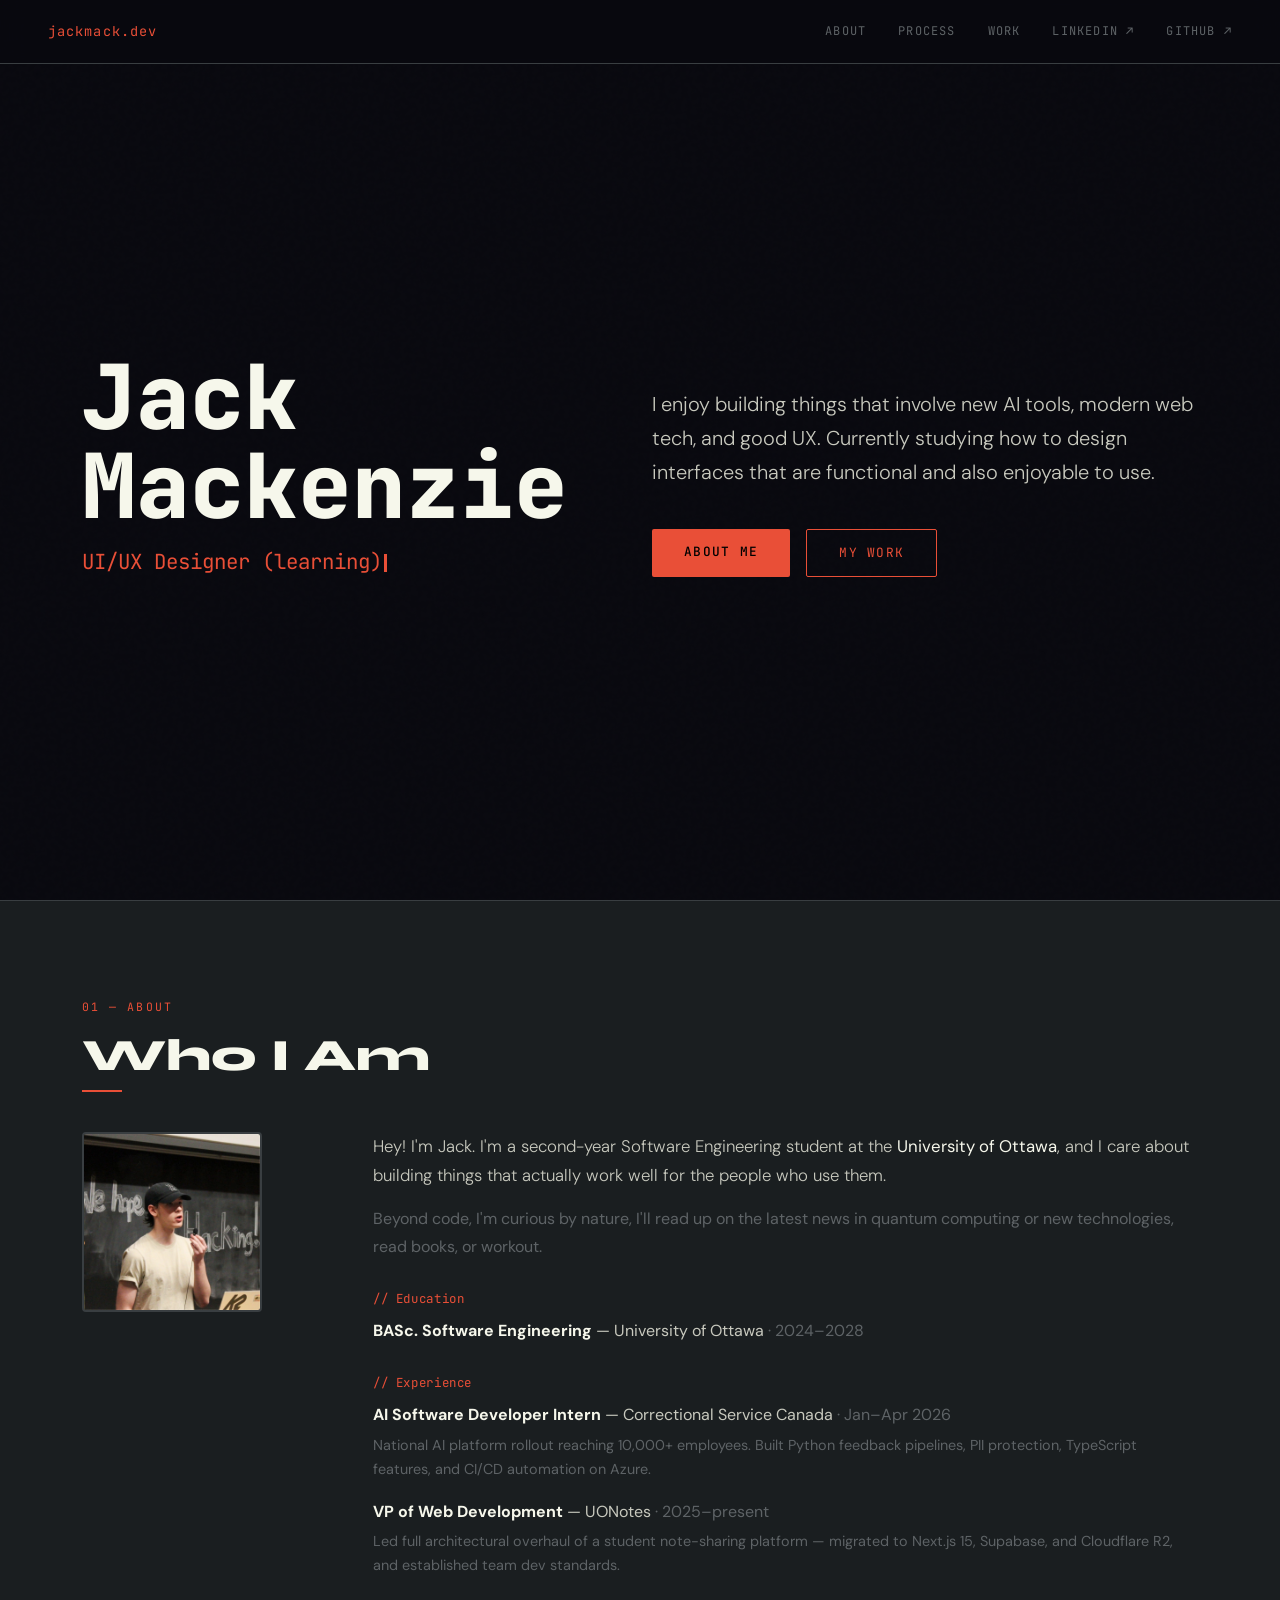
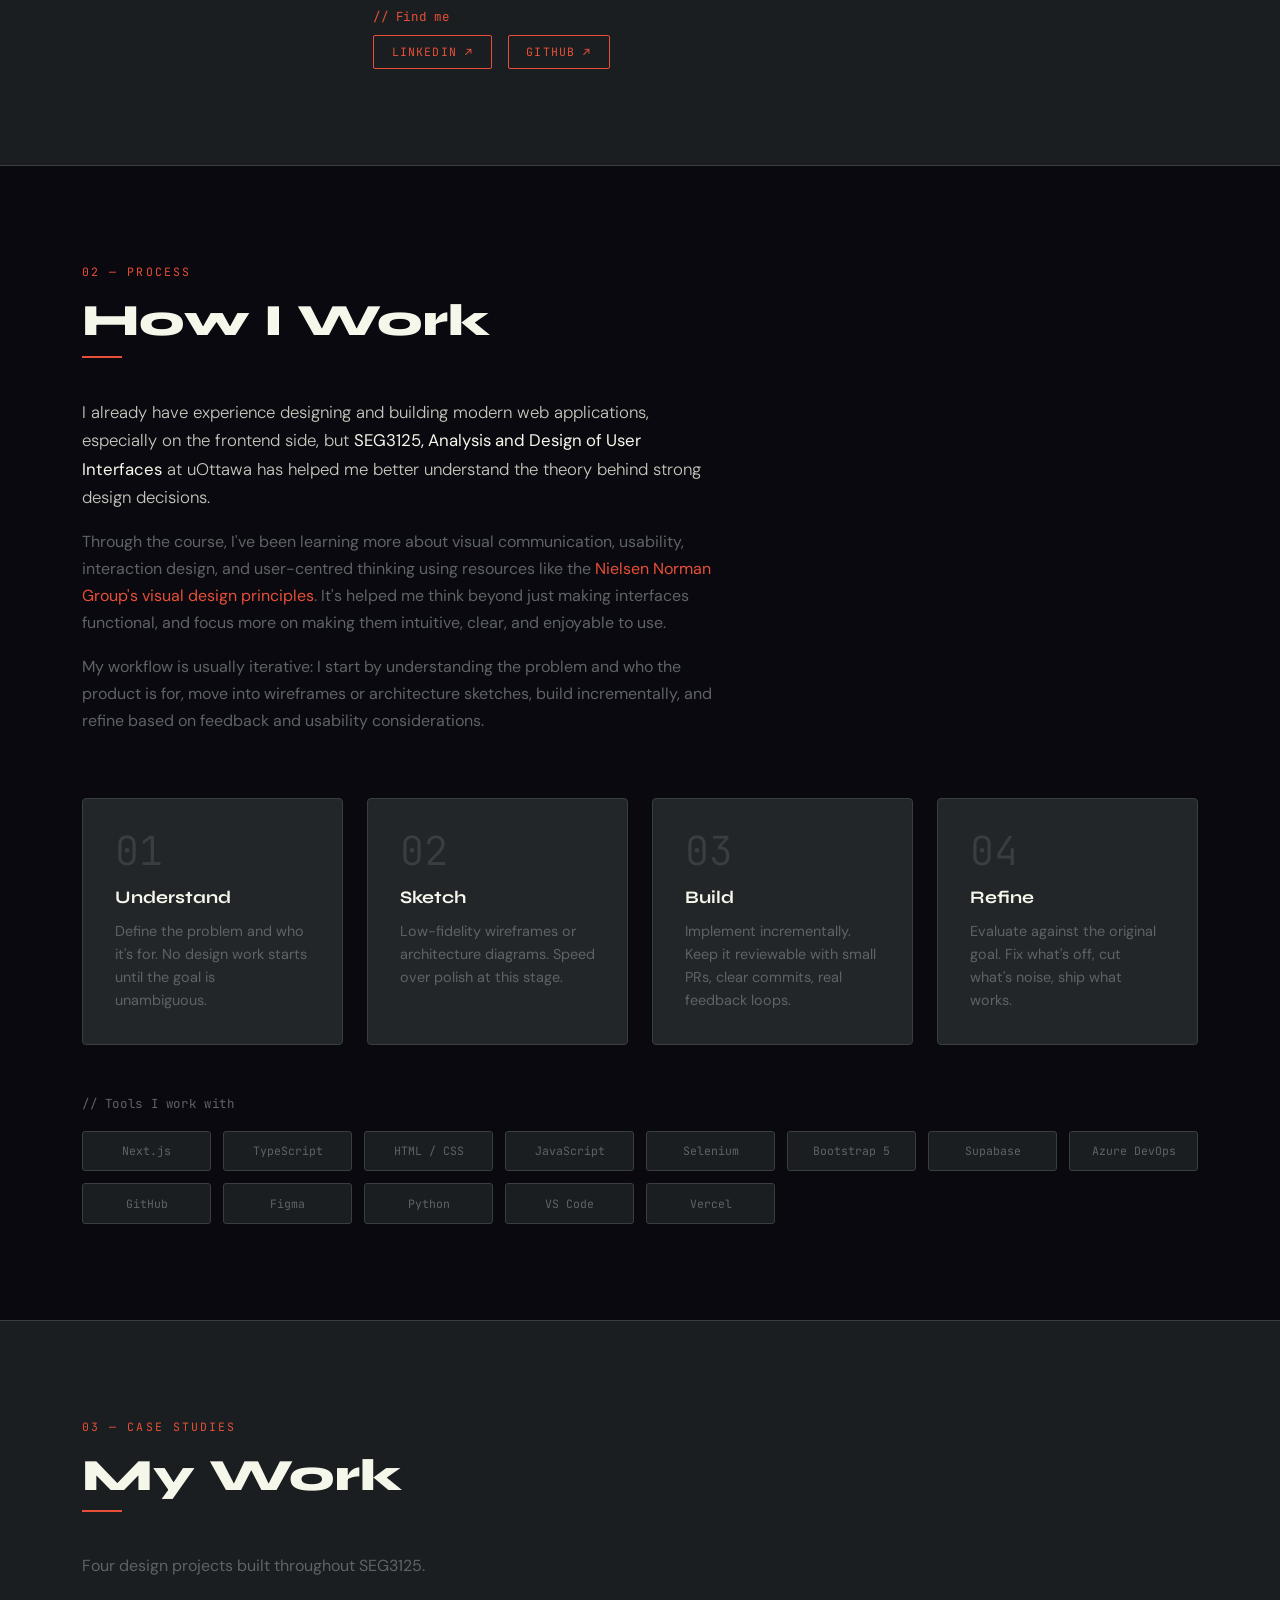
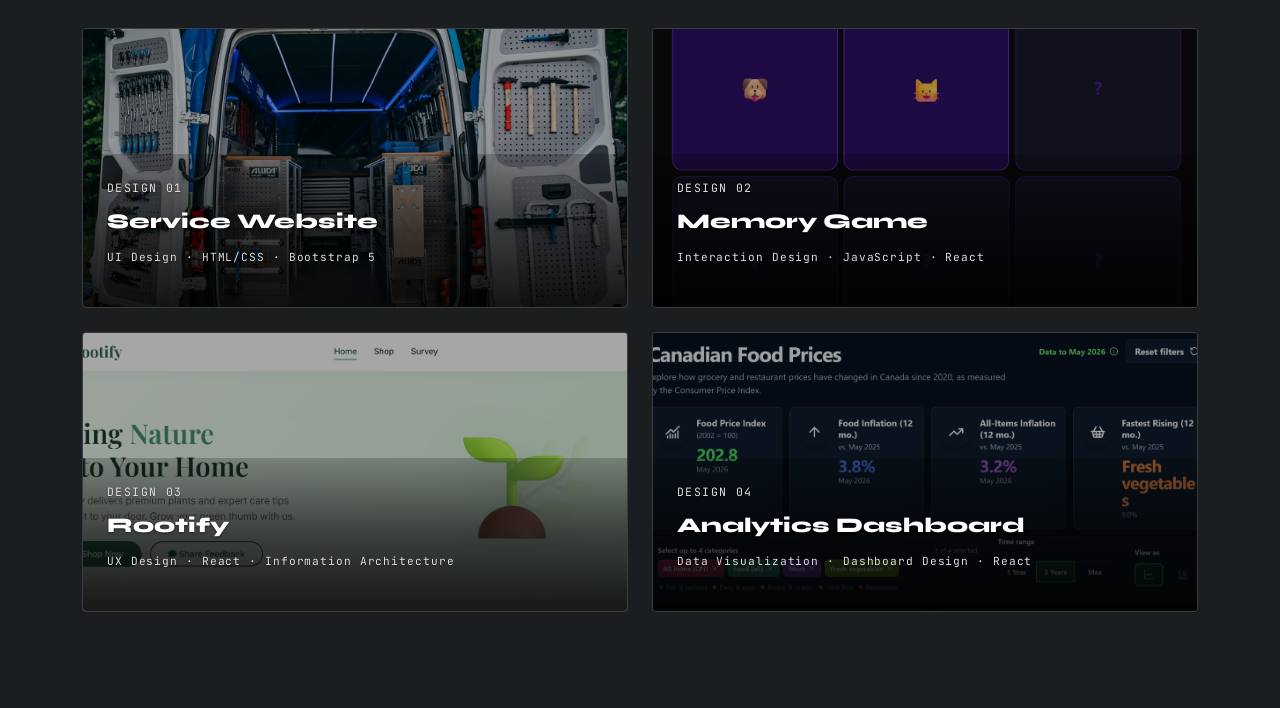
<file: index.html>
<!DOCTYPE html>
<html lang="en">
<head>
  <meta charset="UTF-8" />
  <meta name="viewport" content="width=device-width, initial-scale=1.0" />
  <title>Jack Mackenzie — UI/UX Portfolio</title>

  <!-- Bootstrap 5 -->
  <link href="https://cdn.jsdelivr.net/npm/bootstrap@5.3.3/dist/css/bootstrap.min.css" rel="stylesheet" />

  <!-- Google Fonts -->
  <link rel="preconnect" href="https://fonts.googleapis.com" />
  <link rel="preconnect" href="https://fonts.gstatic.com" crossorigin />
  <link href="https://fonts.googleapis.com/css2?family=Syne:wght@400;700;800&family=JetBrains+Mono:wght@300;400;500&family=DM+Sans:ital,wght@0,300;0,400;0,500;1,300&display=swap" rel="stylesheet" />

  <!-- Custom styles -->
  <link rel="stylesheet" href="css/styles.css" />
</head>

<body>

<!-- ── NAVBAR ── -->
<nav>
  <div class="nav-logo">jackmack.dev</div>
  <div class="nav-links">
    <a href="#about">About</a>
    <a href="#process">Process</a>
    <a href="#work">Work</a>
    <a href="https://www.linkedin.com/in/jack-mackenzie-/" target="_blank">LinkedIn ↗</a>
    <a href="https://github.com/JackM-1" target="_blank">GitHub ↗</a>
  </div>
</nav>

<!-- ── HERO ── -->
<section id="hero">
  <div class="container">
    <div class="row align-items-center">
      <!-- Left: name + typewriter -->
      <div class="col-lg-6">
        <h1 class="hero-name">Jack<br>Mackenzie</h1>
        <p class="hero-role">
          <span id="typewriter"></span><span class="cursor"></span>
        </p>
      </div>
      <!-- Right: bio + buttons -->
      <div class="col-lg-6">
        <p class="hero-bio">
          I enjoy building things that involve new AI tools, modern web tech, and good UX.
          Currently studying how to design interfaces that are functional and also 
          enjoyable to use.
        </p>
        <div class="d-flex gap-3 flex-wrap">
          <a href="#about" class="btn-accent">About Me</a>
          <a href="#work" class="btn-outline">My Work</a>
        </div>
      </div>
    </div>
  </div>
</section>

<!-- ── ABOUT ── -->
<section id="about">
  <div class="container">
    <p class="section-label">01 — About</p>
    <h2 class="section-title">Who I Am</h2>
    <div class="section-divider"></div>

    <div class="row align-items-start g-5">
      <div class="col-md-3 d-flex justify-content-center justify-content-md-start fade-in">
        <img src="images/profile.png" alt="Jack Mackenzie" class="about-avatar" />
      </div>

      <div class="col-md-9 fade-in">
        <p style="font-size:1.05rem; font-weight:300;">
          Hey! I'm Jack. I'm a second-year Software Engineering student at the
          <strong style="color:var(--heading)">University of Ottawa</strong>, and I care about
          building things that actually work well for the people who use them.
        </p>
        <p style="color:var(--muted);">
          Beyond code, I'm curious by nature, I'll read up on the latest news in quantum computing or new technologies,
          read books, or workout.
        </p>

        <!-- Education -->
        <div class="about-block">
          <p class="mono mb-2" style="color:var(--accent);">// Education</p>
          <p style="margin:0;"><strong style="color:var(--heading)">BASc. Software Engineering</strong> — University of Ottawa <span style="color:var(--muted);">· 2024–2028</span></p>
        </div>

        <!-- Work history -->
        <div class="about-block">
          <p class="mono mb-2" style="color:var(--accent);">// Experience</p>
          <p style="margin:0 0 0.25rem;"><strong style="color:var(--heading)">AI Software Developer Intern</strong> — Correctional Service Canada <span style="color:var(--muted);">· Jan–Apr 2026</span></p>
          <p style="color:var(--muted); font-size:0.9rem; margin:0 0 1rem;">National AI platform rollout reaching 10,000+ employees. Built Python feedback pipelines, PII protection, TypeScript features, and CI/CD automation on Azure.</p>
          <p style="margin:0 0 0.25rem;"><strong style="color:var(--heading)">VP of Web Development</strong> — UONotes <span style="color:var(--muted);">· 2025–present</span></p>
          <p style="color:var(--muted); font-size:0.9rem; margin:0;">Led full architectural overhaul of a student note-sharing platform — migrated to Next.js 15, Supabase, and Cloudflare R2, and established team dev standards.</p>
        </div>

        <!-- Links -->
        <div class="about-block">
          <p class="mono mb-2" style="color:var(--accent);">// Find me</p>
          <div class="d-flex gap-3 flex-wrap">
            <a href="https://www.linkedin.com/in/jack-mackenzie-/" target="_blank" class="btn-outline" style="padding:0.4rem 1.1rem; font-size:0.72rem;">LinkedIn ↗</a>
            <a href="https://github.com/JackM-1" target="_blank" class="btn-outline" style="padding:0.4rem 1.1rem; font-size:0.72rem;">GitHub ↗</a>
          </div>
        </div>
      </div>
    </div>
  </div>
</section>

<!-- ── HOW I WORK ── -->
<section id="process">
  <div class="container">
    <p class="section-label">02 — Process</p>
    <h2 class="section-title">How I Work</h2>
    <div class="section-divider"></div>

    <div class="row mb-5 fade-in">
      <div class="col-lg-7">
        <p style="font-size:1.05rem; font-weight:300; margin-bottom:1rem;">
          I already have experience designing and building modern web applications, especially
          on the frontend side, but
          <strong style="color:var(--heading)">SEG3125, Analysis and Design of User Interfaces</strong>
          at uOttawa has helped me better understand the theory behind strong design decisions.
        </p>
        <p style="color:var(--muted);">
          Through the course, I've been learning more about visual communication,
          usability, interaction design, and user-centred thinking using resources like the
          <a href="https://www.nngroup.com/articles/principles-visual-design/" target="_blank">
          Nielsen Norman Group's visual design principles</a>.
          It's helped me think beyond just making interfaces functional, and focus more on
          making them intuitive, clear, and enjoyable to use.
        </p>
        <p style="color:var(--muted);">
          My workflow is usually iterative: I start by understanding the problem and who the
          product is for, move into wireframes or architecture sketches, build incrementally,
          and refine based on feedback and usability considerations.
        </p>
      </div>
    </div>

    <div class="row g-4 mb-5">
      <div class="col-md-3 fade-in">
        <div class="work-card">
          <div class="work-card-num">01</div>
          <h4>Understand</h4>
          <p>Define the problem and who it's for. No design work starts until the goal is unambiguous.</p>
        </div>
      </div>
      <div class="col-md-3 fade-in">
        <div class="work-card">
          <div class="work-card-num">02</div>
          <h4>Sketch</h4>
          <p>Low-fidelity wireframes or architecture diagrams. Speed over polish at this stage.</p>
        </div>
      </div>
      <div class="col-md-3 fade-in">
        <div class="work-card">
          <div class="work-card-num">03</div>
          <h4>Build</h4>
          <p>Implement incrementally. Keep it reviewable with small PRs, clear commits, real feedback loops.</p>
        </div>
      </div>
      <div class="col-md-3 fade-in">
        <div class="work-card">
          <div class="work-card-num">04</div>
          <h4>Refine</h4>
          <p>Evaluate against the original goal. Fix what's off, cut what's noise, ship what works.</p>
        </div>
      </div>
    </div>

    <div class="fade-in">
      <p class="mono mb-3" style="color:var(--muted);">// Tools I work with</p>
      <div class="tool-grid">
        <div class="tool-item">Next.js</div>
        <div class="tool-item">TypeScript</div>
        <div class="tool-item">HTML / CSS</div>
        <div class="tool-item">JavaScript</div>
        <div class="tool-item">Selenium</div>
        <div class="tool-item">Bootstrap 5</div>
        <div class="tool-item">Supabase</div>
        <div class="tool-item">Azure DevOps</div>
        <div class="tool-item">GitHub</div>
        <div class="tool-item">Figma</div>
        <div class="tool-item">Python</div>
        <div class="tool-item">VS Code</div>
        <div class="tool-item">Vercel</div>
      </div>
    </div>
  </div>
</section>

<!-- ── CASE STUDIES ── -->
<section id="work">
  <div class="container">
    <p class="section-label">03 — Case Studies</p>
    <h2 class="section-title">My Work</h2>
    <div class="section-divider"></div>
    <p class="fade-in" style="color:var(--muted); max-width:500px; margin-bottom:3rem;">
      Four design projects built throughout SEG3125.
    </p>

    <div class="row g-4">
      <!-- Design 1: Service Website -->
      <div class="col-md-6 fade-in">
        <div class="case-card">
          <a href="https://cycleworks.vercel.app/" target="_blank" class="case-link">
            <img src="images/bikeRepairVan.jpg" alt="Service website placeholder" class="case-img">
            <div class="case-content">
              <p class="case-num">DESIGN 01</p>
              <p class="case-title">Service Website</p>
              <p class="case-type">UI Design · HTML/CSS · Bootstrap 5</p>
            </div>
          </a>
        </div>
      </div>

      <!-- Design 2: Memory Game -->
      <div class="col-md-6 fade-in">
        <div class="case-card">
          <a href="https://match-madness-zeta.vercel.app/" target="_blank" class="case-link">
            <img src="images/memory.png" alt="Memory game placeholder" class="case-img">
            <div class="case-content">
              <p class="case-num">DESIGN 02</p>
              <p class="case-title">Memory Game</p>
              <p class="case-type">Interaction Design · JavaScript · React</p>
            </div>
          </a>
        </div>
      </div>

      <!-- Design 3: E-Commerce Site -->
      <div class="col-md-6 fade-in">
        <div class="case-card">
          <a href="https://rootify-seven.vercel.app/" target="_blank" class="case-link">
            <img src="images/ecom.png" alt="E-commerce site placeholder" class="case-img">
            <div class="case-content">
              <p class="case-num">DESIGN 03</p>
              <p class="case-title">Rootify</p>
              <p class="case-type">UX Design · React · Information Architecture</p>
            </div>
          </a>
        </div>
      </div>

      <!-- Design 4: Analytics Dashboard -->
      <div class="col-md-6 fade-in">
        <div class="case-card">
          <a href="https://cpi-dashboard-bice.vercel.app/" target="_blank" class="case-link">
            <img src="images/dashboard.png" alt="Analytics dashboard placeholder" class="case-img">
            <div class="case-content">
              <p class="case-num">DESIGN 04</p>
              <p class="case-title">Analytics Dashboard</p>
              <p class="case-type">Data Visualization · Dashboard Design · React</p>
            </div>
          </a>
        </div>
      </div>
    </div>
  </div>
</section>

<!-- Bootstrap 5 JS -->
<script src="https://cdn.jsdelivr.net/npm/bootstrap@5.3.3/dist/js/bootstrap.bundle.min.js"></script>

<!-- Custom JS -->
<script src="js/main.js"></script>

</body>
</html>
</file>
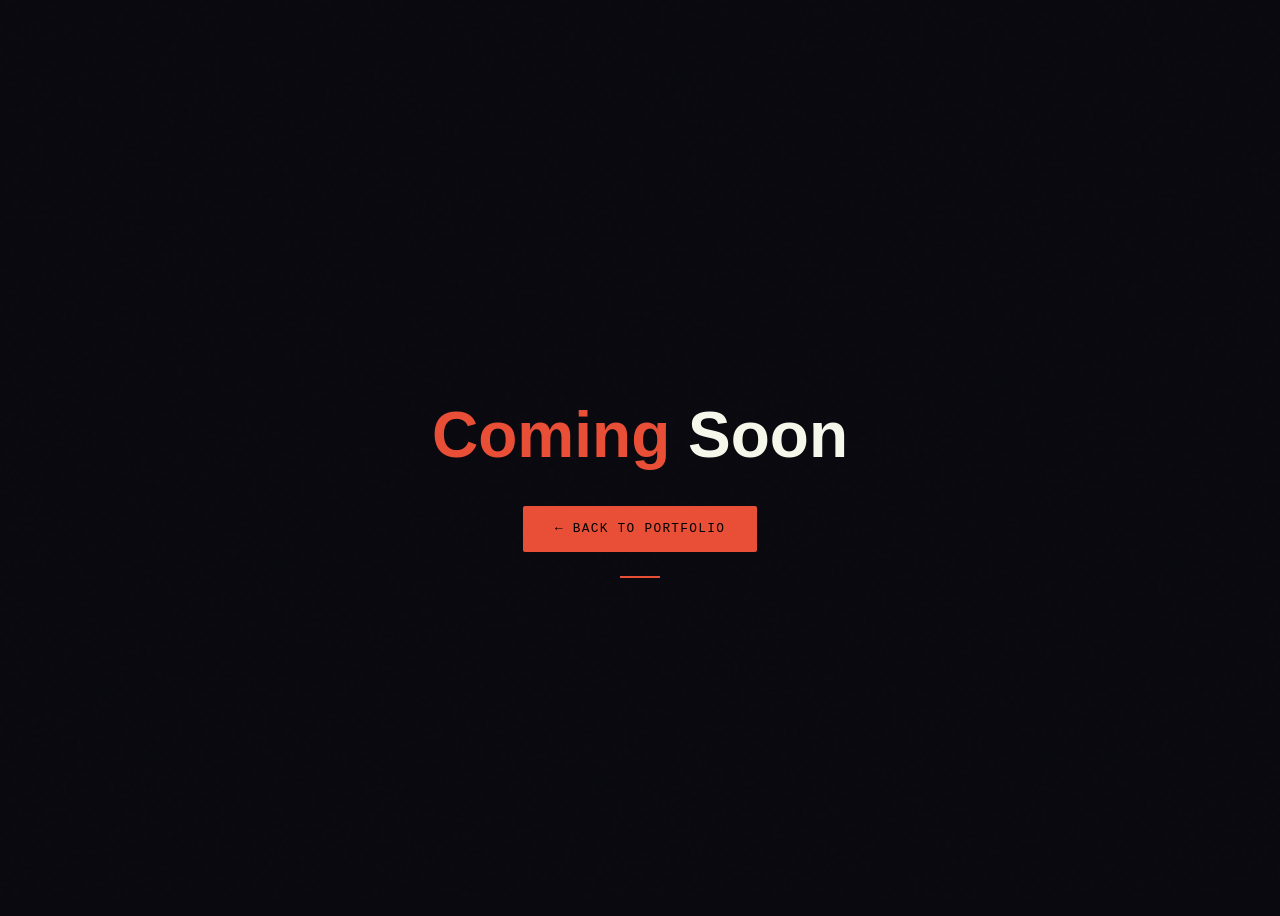
<file: coming-soon.HTML>
<!DOCTYPE html>
<html lang="en">
<head>
  <meta charset="UTF-8">
  <meta name="viewport" content="width=device-width, initial-scale=1.0">
  <title>Coming Soon — Jack Mackenzie</title>
  <link rel="stylesheet" href="css/styles.css">
</head>
<body class="coming-soon">
  <div class="container">
    <h1><span class="accent">Coming</span> Soon</h1>
    <a href="index.html" class="btn">← Back to portfolio</a>
    <div class="divider"></div>
  </div>
</body>
</html>
</file>
<file: css/styles.css>
/* ─── CSS VARIABLES ─── */
:root {
  --bg:        #09090f;
  --surface:   #1a1e20;
  --surface2:  #222629;
  --border:    #393e41;
  --accent:    #e94f37;
  --accent2:   #f6f7eb;
  --text:      #c8c9be;
  --muted:     #5e6366;
  --heading:   #f6f7eb;

  --font-display: 'Syne', sans-serif;
  --font-body:    'DM Sans', sans-serif;
  --font-mono:    'JetBrains Mono', monospace;
}

/* ─── BASE ─── */
*, *::before, *::after { box-sizing: border-box; }

html { scroll-behavior: smooth; }

body {
  background-color: var(--bg);
  color: var(--text);
  font-family: var(--font-body);
  font-size: 1rem;
  line-height: 1.7;
  overflow-x: hidden;
}

/* Subtle noise-grain overlay */
body::before {
  content: '';
  position: fixed;
  inset: 0;
  background-image: url("data:image/svg+xml,%3Csvg viewBox='0 0 200 200' xmlns='http://www.w3.org/2000/svg'%3E%3Cfilter id='n'%3E%3CfeTurbulence type='fractalNoise' baseFrequency='0.85' numOctaves='4' stitchTiles='stitch'/%3E%3C/filter%3E%3Crect width='100%25' height='100%25' filter='url(%23n)' opacity='0.03'/%3E%3C/svg%3E");
  pointer-events: none;
  z-index: 0;
  opacity: 0.4;
}

h1, h2, h3, h4 {
  font-family: var(--font-display);
  color: var(--heading);
}

a { color: var(--accent); text-decoration: none; }
a:hover { color: #fff; }

.mono {
  font-family: var(--font-mono);
  font-size: 0.78rem;
  letter-spacing: 0.05em;
}

/* ─── SCROLLBAR ─── */
::-webkit-scrollbar { width: 4px; }
::-webkit-scrollbar-track { background: var(--bg); }
::-webkit-scrollbar-thumb { background: var(--border); border-radius: 2px; }

/* ─── NAV ─── */
nav {
  position: fixed;
  top: 0; left: 0; right: 0;
  z-index: 999;
  display: flex;
  justify-content: space-between;
  align-items: center;
  padding: 1.25rem 3rem;
  background: rgba(9,9,15,0.75);
  backdrop-filter: blur(14px);
  border-bottom: 1px solid var(--border);
}

.nav-logo {
  font-family: var(--font-mono);
  font-size: 0.85rem;
  color: var(--accent);
  letter-spacing: 0.08em;
}

.nav-links { display: flex; gap: 2rem; }

.nav-links a {
  font-family: var(--font-mono);
  font-size: 0.75rem;
  color: var(--muted);
  letter-spacing: 0.1em;
  text-transform: uppercase;
  transition: color 0.2s;
}

.nav-links a:hover { color: var(--accent); }

/* ─── HERO ─── */
#hero {
  min-height: 100vh;
  display: flex;
  align-items: center;
  padding: 8rem 0 4rem;
  position: relative;
  overflow: hidden;
}

.hero-name {
  font-family: var(--font-mono);
  font-size: clamp(3rem, 7vw, 7rem);
  font-weight: 800;
  line-height: 1.0;
  margin-bottom: 0.75rem;
  color: var(--heading);
}

.hero-role {
  font-family: var(--font-mono);
  font-size: 1.3rem;
  color: var(--accent);
  margin-bottom: 2rem;
}

#typewriter {
  color: var(--accent) !important;
  -webkit-text-fill-color: var(--accent) !important;
}

.hero-role span { color: var(--accent2); }

.hero-bio {
  font-size: 1.25rem;
  color: var(--text);
  max-width: 580px;
  font-weight: 300;
  margin-bottom: 2.5rem;
}

.btn-accent {
  background: var(--accent);
  color: #000;
  font-family: var(--font-mono);
  font-size: 0.8rem;
  font-weight: 500;
  letter-spacing: 0.1em;
  text-transform: uppercase;
  padding: 0.75rem 2rem;
  border: none;
  border-radius: 2px;
  transition: all 0.2s;
  cursor: pointer;
  display: inline-block;
}

.btn-accent:hover {
  background: #fff;
  color: #000;
  transform: translateY(-2px);
}

.btn-outline {
  background: transparent;
  color: var(--accent);
  font-family: var(--font-mono);
  font-size: 0.8rem;
  letter-spacing: 0.1em;
  text-transform: uppercase;
  padding: 0.75rem 2rem;
  border: 1px solid var(--accent);
  border-radius: 2px;
  transition: all 0.2s;
  cursor: pointer;
  text-decoration: none;
  display: inline-block;
}

.btn-outline:hover {
  background: var(--accent);
  color: #000;
}

/* ─── SECTION SHARED ─── */
section { padding: 6rem 0; position: relative; }

.section-label {
  font-family: var(--font-mono);
  font-size: 0.72rem;
  color: var(--accent);
  letter-spacing: 0.18em;
  text-transform: uppercase;
  margin-bottom: 0.75rem;
}

.section-title {
  font-size: clamp(2rem, 4vw, 2.8rem);
  font-weight: 800;
  margin-bottom: 0.5rem;
}

.section-divider {
  width: 40px;
  height: 2px;
  background: var(--accent);
  margin-bottom: 2.5rem;
}

/* ─── ABOUT ─── */
#about {
  background: var(--surface);
  border-top: 1px solid var(--border);
  border-bottom: 1px solid var(--border);
}

.about-avatar {
  width: 180px;
  height: 180px;
  border-radius: 4px;
  border: 2px solid var(--border);
  object-fit: cover;
  flex-shrink: 0;
}

.tag-list { display: flex; flex-wrap: wrap; gap: 0.5rem; margin-top: 1.5rem; }

.about-block { margin-top: 1.75rem; }

.tag {
  font-family: var(--font-mono);
  font-size: 0.7rem;
  color: var(--heading);
  border: 1px solid rgba(246,247,235,0.2);
  background: rgba(246,247,235,0.05);
  padding: 0.2rem 0.7rem;
  border-radius: 2px;
  letter-spacing: 0.05em;
}

/* ─── HOW I WORK ─── */
.work-card {
  background: var(--surface2);
  border: 1px solid var(--border);
  border-radius: 4px;
  padding: 2rem;
  height: 100%;
  transition: border-color 0.25s, transform 0.25s;
}

.work-card:hover {
  border-color: var(--accent);
  transform: translateY(-4px);
}

.work-card-num {
  font-family: var(--font-mono);
  font-size: 2.5rem;
  font-weight: 300;
  color: var(--border);
  line-height: 1;
  margin-bottom: 1rem;
}

.work-card h4 {
  font-size: 1.1rem;
  font-weight: 700;
  margin-bottom: 0.75rem;
}

.work-card p {
  font-size: 0.9rem;
  color: var(--muted);
  line-height: 1.6;
  margin: 0;
}

.tool-grid {
  display: grid;
  grid-template-columns: repeat(auto-fill, minmax(120px, 1fr));
  gap: 0.75rem;
  margin-top: 1rem;
}

.tool-item {
  background: var(--surface);
  border: 1px solid var(--border);
  border-radius: 3px;
  padding: 0.6rem 1rem;
  font-family: var(--font-mono);
  font-size: 0.72rem;
  color: var(--muted);
  text-align: center;
  transition: all 0.2s;
}

.tool-item:hover {
  border-color: var(--accent);
  color: var(--accent);
}

/* ─── CASE STUDIES (legibility improved) ─── */
#work {
  background: var(--surface);
  border-top: 1px solid var(--border);
}

.case-card {
  position: relative;
  background: var(--surface2);
  border: 1px solid var(--border);
  border-radius: 4px;
  overflow: hidden;
  transition: all 0.3s;
  height: 280px;
}

/* Optional dark overlay over whole image for better text contrast */
.case-card::before {
  content: '';
  position: absolute;
  inset: 0;
  background: rgba(0, 0, 0, 0.35); /* darkens image slightly */
  z-index: 1;
  pointer-events: none;
}

.case-link {
  display: block;
  position: relative;
  width: 100%;
  height: 100%;
  text-decoration: none;
}

.case-img {
  width: 100%;
  height: 100%;
  object-fit: cover;
  display: block;
  transition: transform 0.3s ease;
}

.case-card:hover .case-img {
  transform: scale(1.02);
}

.case-card:hover {
  border-color: var(--accent);
  transform: translateY(-4px);
}

.case-content {
  position: absolute;
  bottom: 0;
  left: 0;
  right: 0;
  padding: 1.5rem;
  /* Stronger gradient overlay at bottom */
  background: linear-gradient(to top, rgba(0,0,0,0.85) 0%, rgba(0,0,0,0.6) 50%, rgba(0,0,0,0.2) 100%);
  pointer-events: none;
  z-index: 2;
}

.case-num {
  font-family: var(--font-mono);
  font-size: 0.72rem;
  color: #e0e0e0;
  letter-spacing: 0.12em;
  margin-bottom: 0.4rem;
  text-shadow: 0 1px 2px rgba(0,0,0,0.4);
}

.case-title {
  font-family: var(--font-display);
  font-size: 1.3rem;
  font-weight: 800;
  color: #ffffff;
  margin-bottom: 0.5rem;
  text-shadow: 0 1px 3px rgba(0,0,0,0.5);
}

.case-type {
  font-family: var(--font-mono);
  font-size: 0.7rem;
  color: #dddddd;
  letter-spacing: 0.08em;
  text-shadow: 0 1px 2px rgba(0,0,0,0.4);
}

/* ─── COMING SOON PAGE STYLES ─── */
.coming-soon {
  min-height: 100vh;
  display: flex;
  align-items: center;
  justify-content: center;
  padding: 2rem;
}

.coming-soon .container {
  text-align: center;
  max-width: 700px;
  position: relative;
  z-index: 1;
}

.coming-soon h1 {
  font-family: var(--font-display);
  font-size: clamp(2rem, 8vw, 4rem);
  color: var(--heading);
  margin-bottom: 1rem;
  font-weight: 800;
}

.coming-soon .accent {
  color: var(--accent);
}

.coming-soon p {
  font-size: 1rem;
  margin: 1.5rem 0 2rem;
  color: var(--text);
  line-height: 1.6;
}

.coming-soon .btn {
  background: var(--accent);
  color: #000;
  font-family: var(--font-mono);
  font-size: 0.8rem;
  letter-spacing: 0.1em;
  text-transform: uppercase;
  padding: 0.75rem 2rem;
  text-decoration: none;
  border-radius: 2px;
  transition: 0.2s;
  font-weight: 500;
  display: inline-block;
}

.coming-soon .btn:hover {
  background: #fff;
  transform: translateY(-2px);
}

.coming-soon .divider {
  width: 40px;
  height: 2px;
  background: var(--accent);
  margin: 1.5rem auto 0;
}

/* ─── ANIMATIONS ─── */
.fade-in {
  opacity: 0;
  transform: translateY(24px);
  transition: opacity 0.6s ease, transform 0.6s ease;
}

.fade-in.visible {
  opacity: 1;
  transform: translateY(0);
}

.cursor {
  display: inline-block;
  width: 3px;
  height: 0.85em;
  background: var(--accent);
  vertical-align: middle;
  margin-left: 2px;
  animation: blink 1s step-end infinite;
}

@keyframes blink { 50% { opacity: 0; } }

/* ─── RESPONSIVE ─── */
@media (max-width: 768px) {
  nav { padding: 1rem 1.5rem; }
  .nav-links { gap: 1.25rem; }
  .nav-links a { font-size: 0.68rem; }
  section { padding: 4rem 0; }
  .case-card { height: 220px; }
}

@media (max-width: 576px) {
  .nav-links { display: none; }
}
</file>
